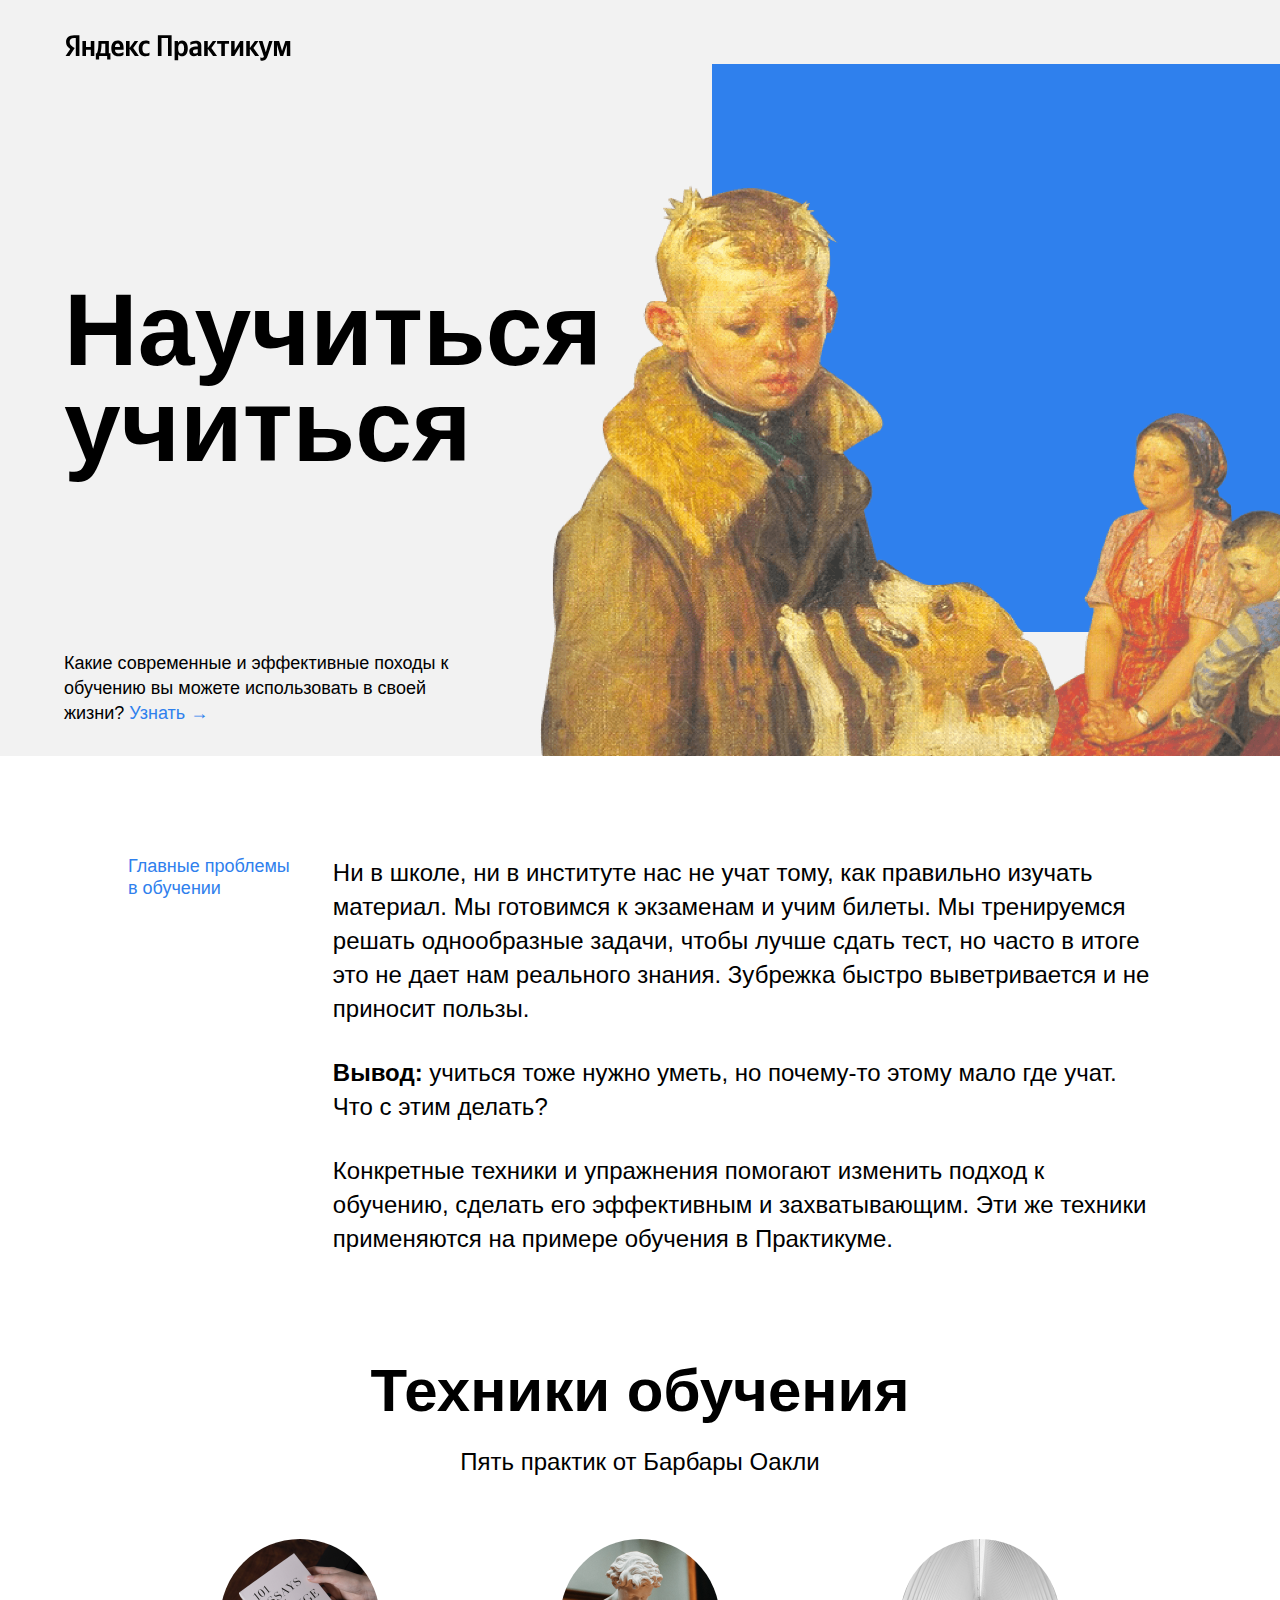
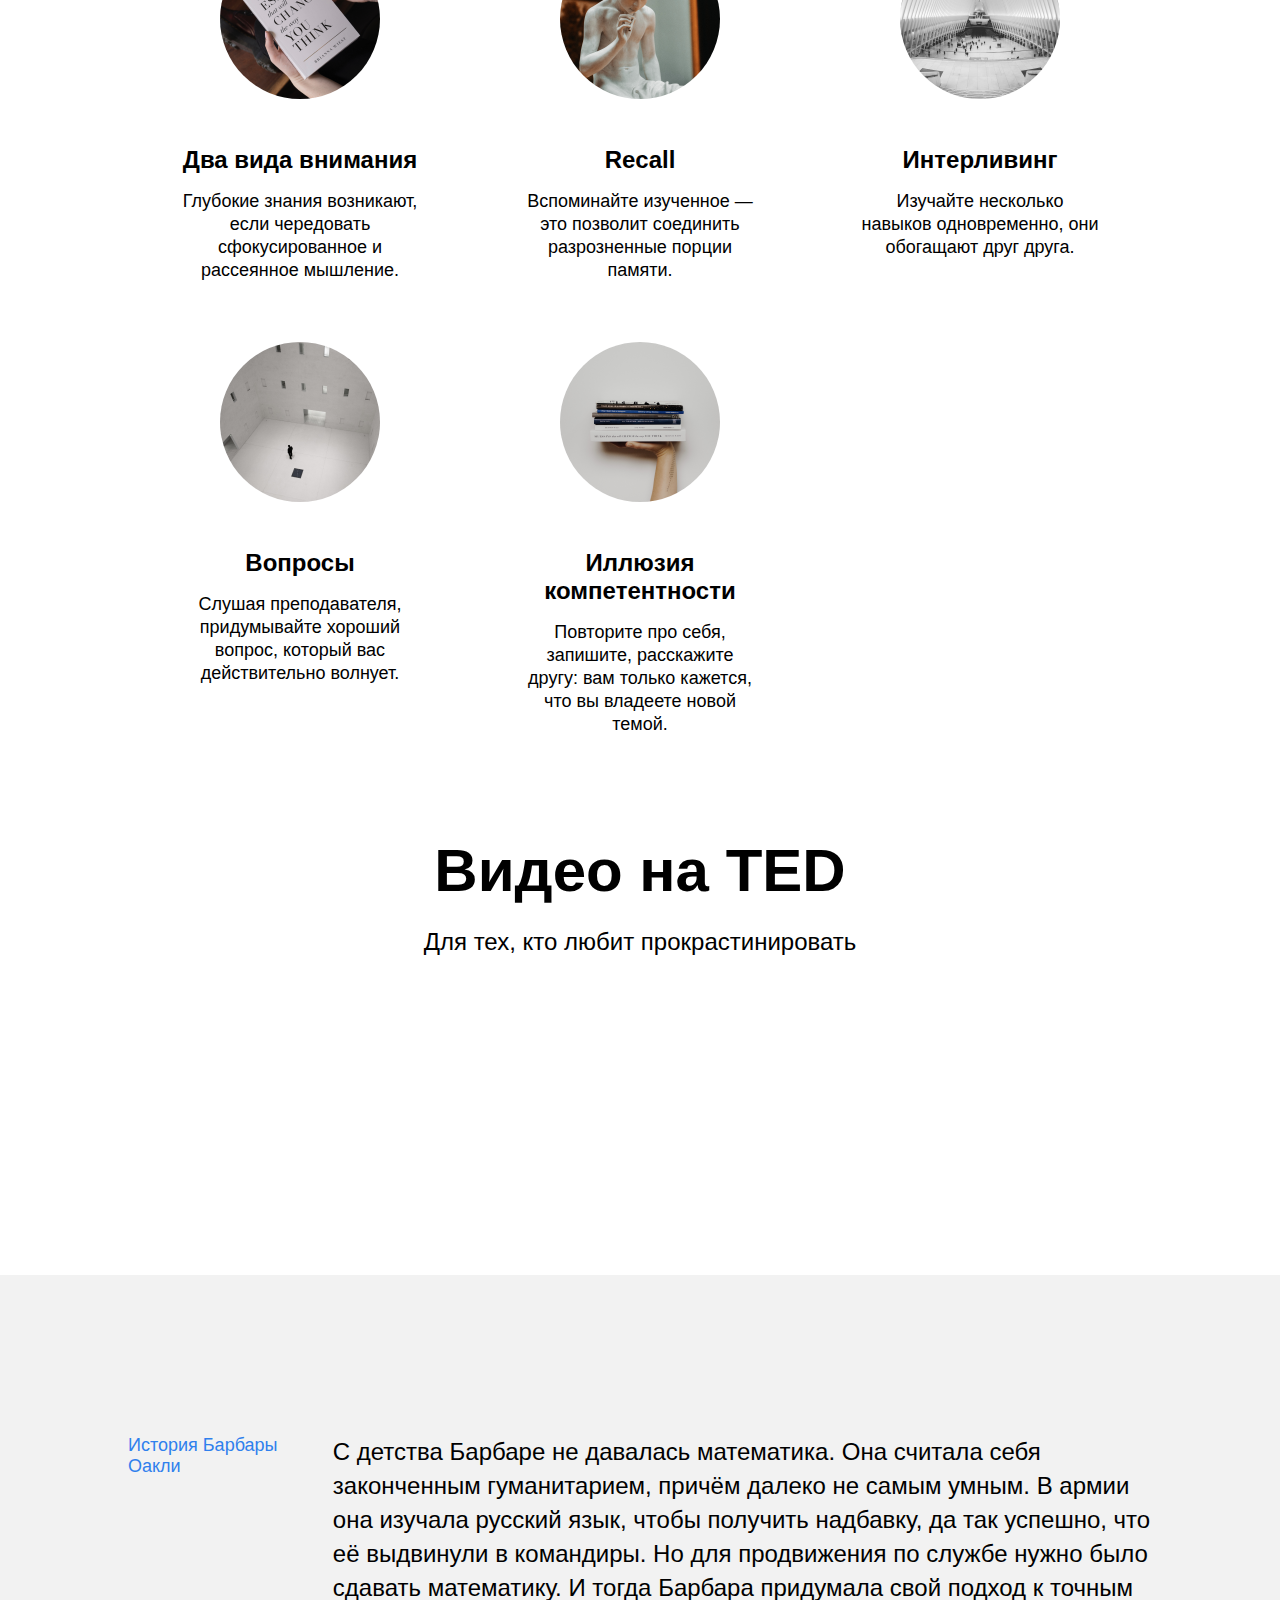
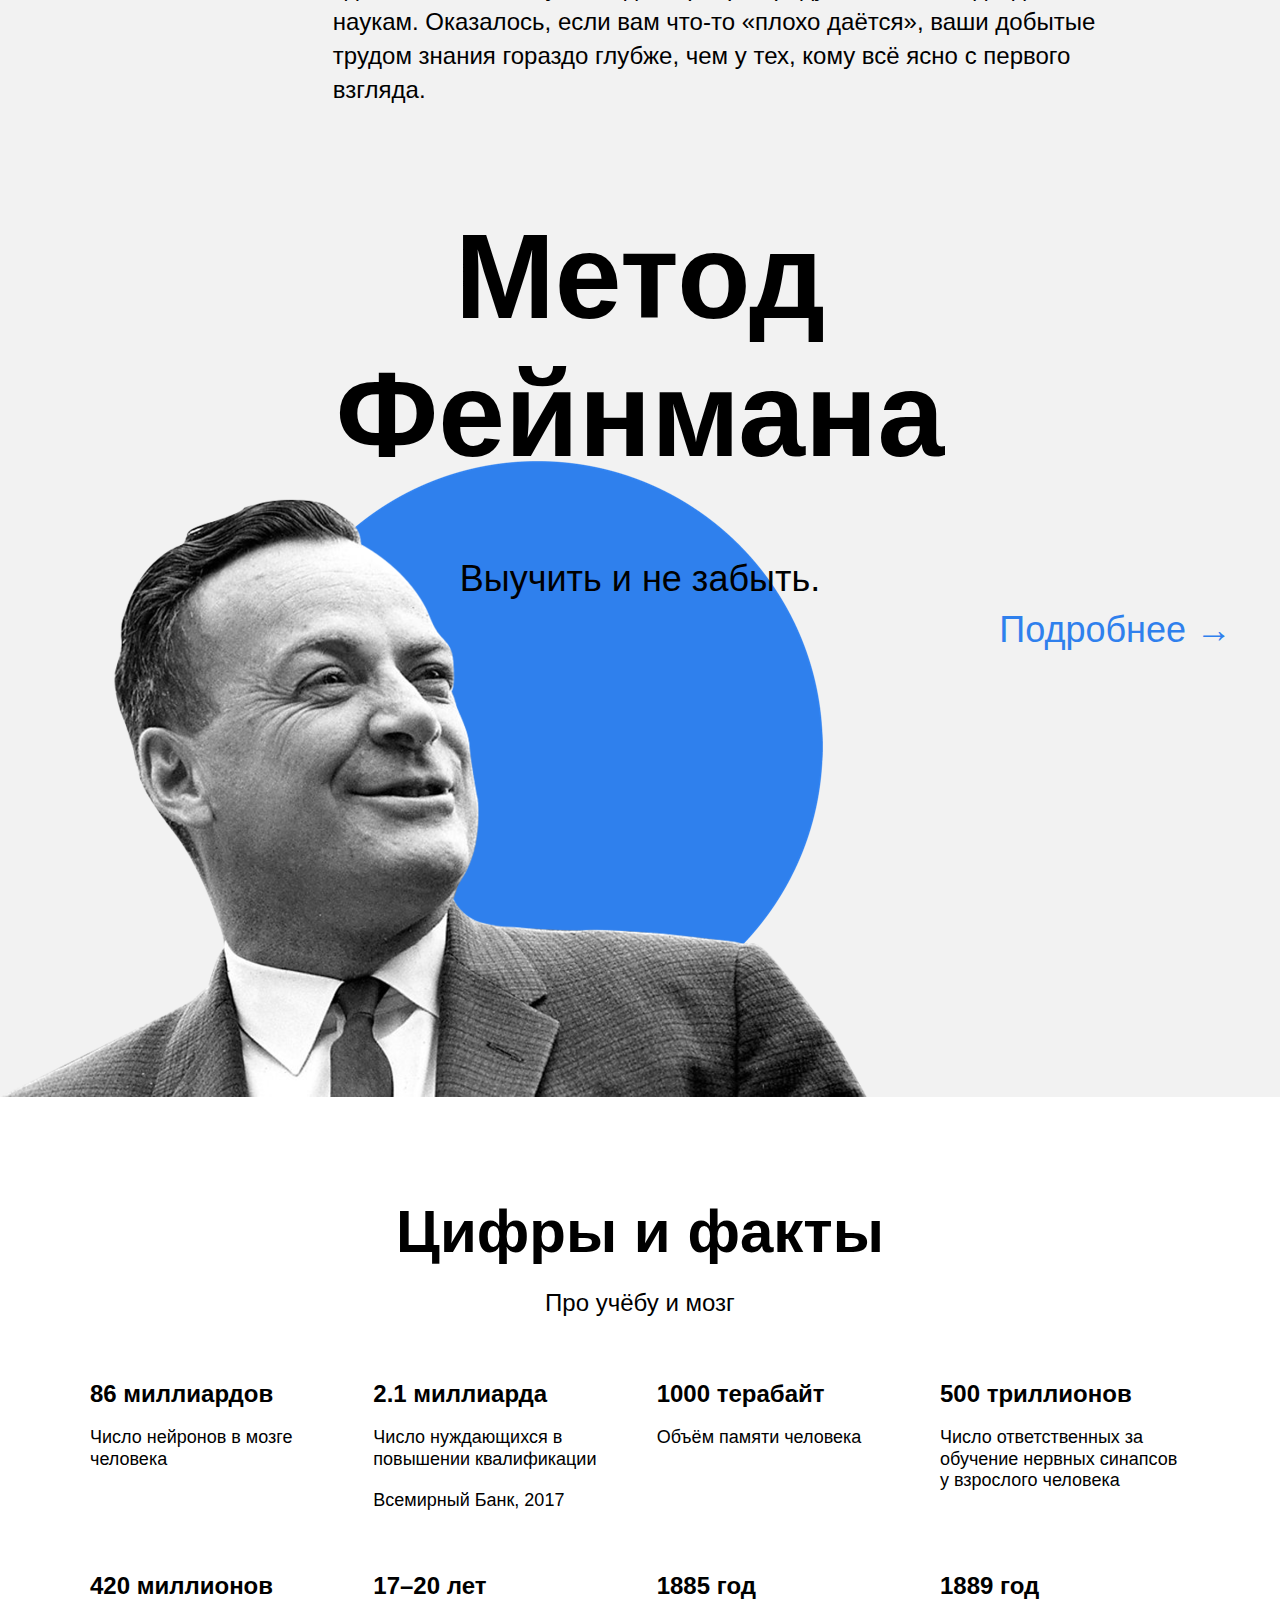
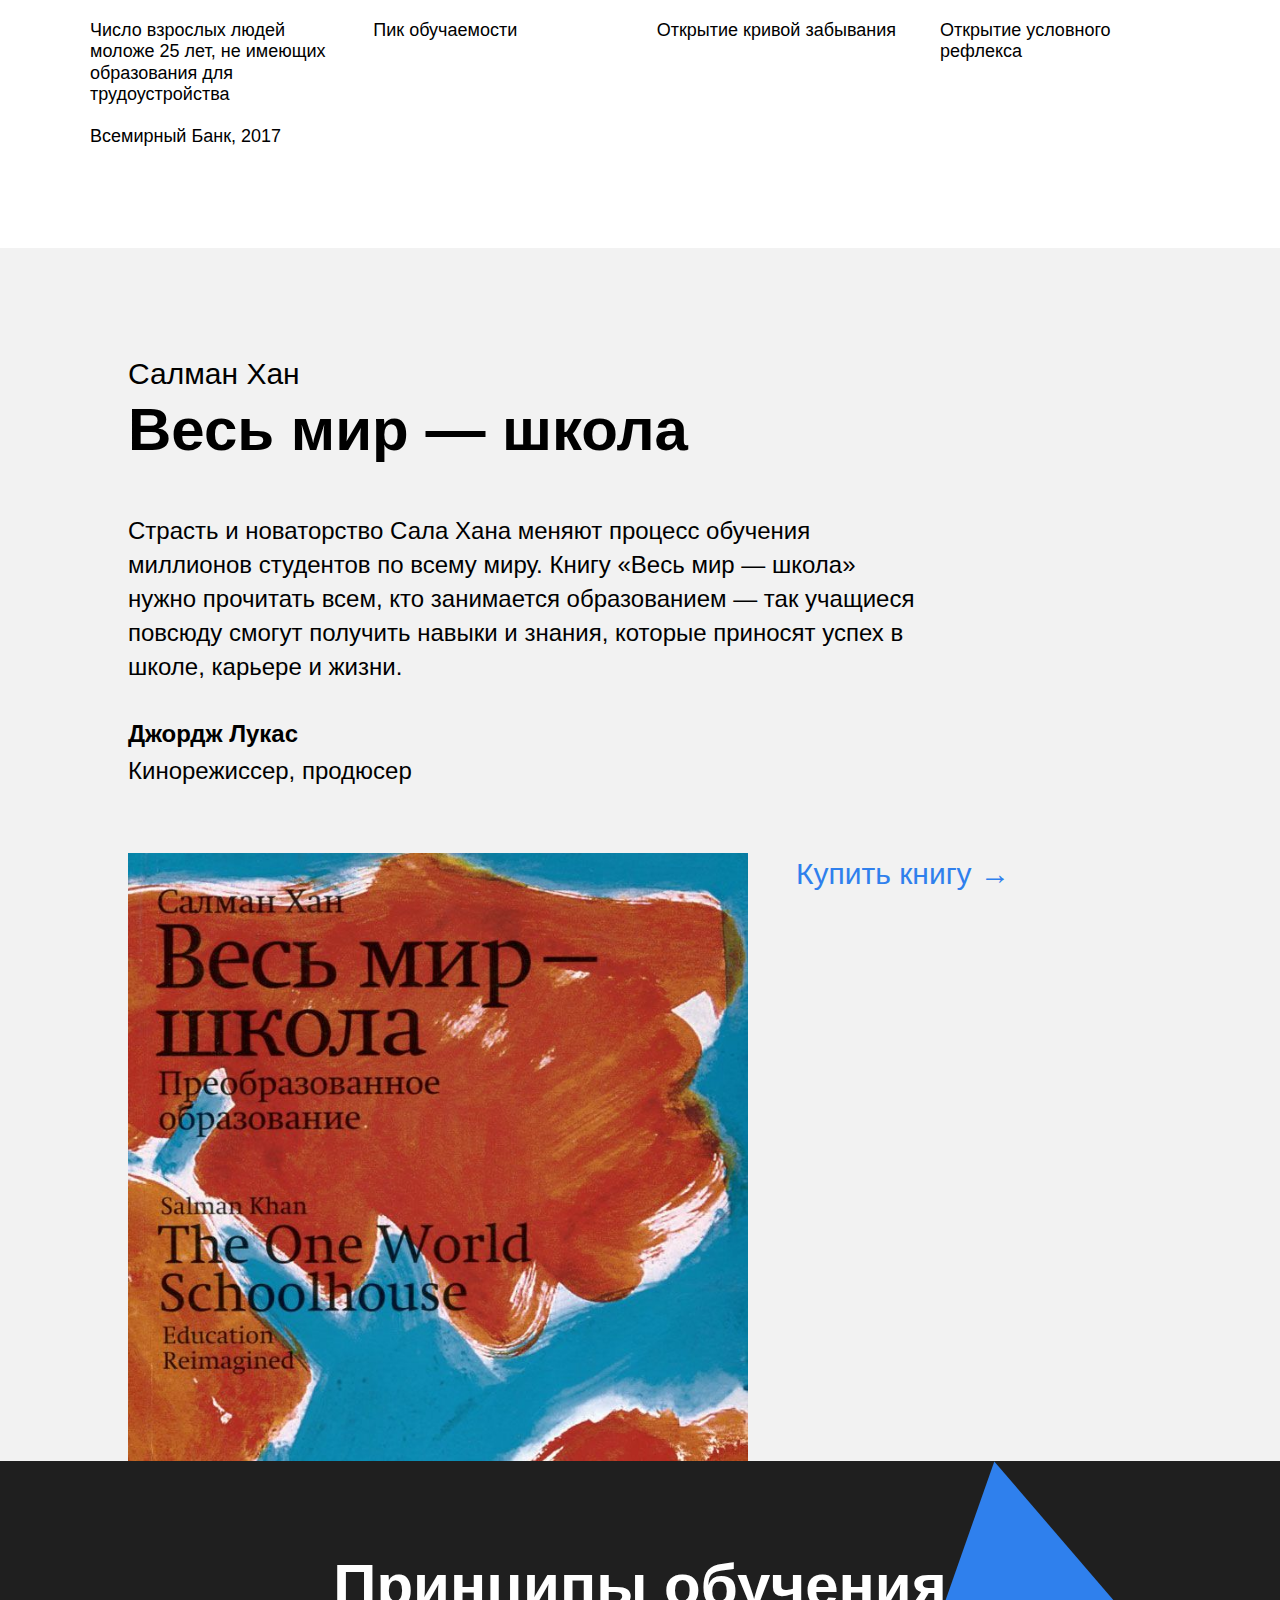
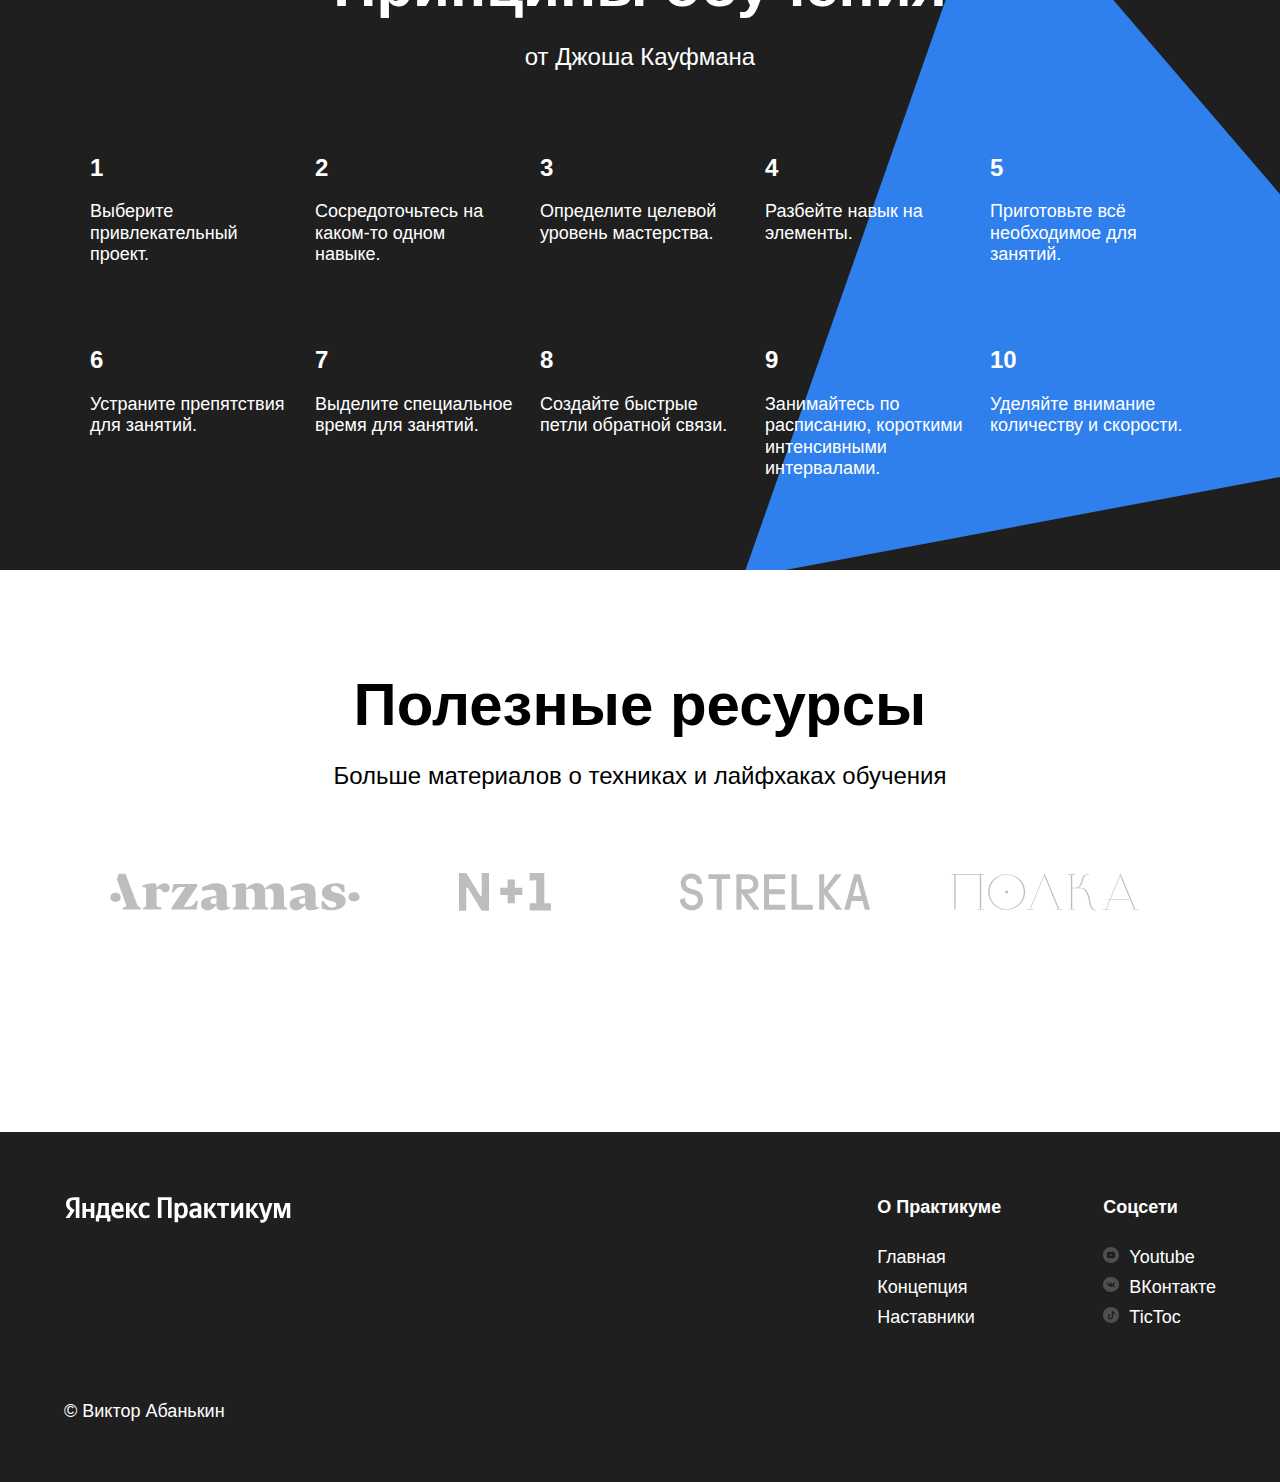
<file: index.html>
<!DOCTYPE html>
<html lang="ru">

<head>
  <meta charset="UTF-8">
  <meta name="viewport" content="width=device-width, initial-scale=1.0">
  <link rel="stylesheet" href="./pages/index.css">
  <title>Научиться учиться</title>
</head>

<body>
  <div class="page">
    <header class="header">
      <img class="logo logo_place_header" src="./images/logo_place_header.svg" alt="Яндекс Практикум">
      <h1 class="header__title">Научиться учиться</h1>
      <p class="header__subtitle">Какие современные и эффективные походы к обучению вы можете использовать в своей
        жизни?&nbsp;<a class="header__link" href="#" target="_blank">Узнать &rarr;</a></p>
      <img class="header__main-illustration" src="./images/header-image.png" alt="Печальный мальчик">
      <div class="header__square-pic rotation"></div>
    </header>
    <main class="content">
      <section class="description">
        <div class="two-columns">
          <h2 class="two-columns__briefs">Главные проблемы в обучении</h2>
          <div class="two-columns__main-text">
            <p class="two-columns__paragraph">
              Ни в школе, ни в институте нас не учат тому, как правильно изучать материал. Мы готовимся к экзаменам и
              учим
              билеты.
              Мы тренируемся решать однообразные задачи, чтобы лучше сдать тест, но часто в итоге это не дает нам
              реального знания.
              Зубрежка быстро выветривается и не приносит пользы.</p>
            <p class="two-columns__paragraph"><span class="two-columns__span-accent">Вывод:</span> учиться тоже нужно
              уметь, но почему-то этому мало где учат. Что с этим делать?</p>
            <p class="two-columns__paragraph">Конкретные техники и упражнения помогают изменить подход к обучению,
              сделать его эффективным и захватывающим.
              Эти же техники применяются на примере обучения в Практикуме.</p>
          </div>
        </div>
      </section>
      <section class="techniques">
        <h2 class="section-title">Техники обучения</h2>
        <p class="section-subtitle">Пять практик от Барбары Оакли</p>
        <ul class="cards">
          <li class="cards__item">
            <img class="cards__image" src="./images/cards-attention.png" alt="два вида внимания">
            <h3 class="cards__title">Два вида внимания</h3>
            <p class="cards__description">Глубокие знания возникают, если чередовать сфокусированное и рассеянное
              мышление.</p>
          </li>
          <li class="cards__item">
            <img class="cards__image" src="./images/cards-recall.png" alt="Вспоминайте изученное">
            <h3 class="cards__title">Recall</h3>
            <p class="cards__description">Вспоминайте изученное — это позволит соединить разрозненные порции памяти.</p>
          </li>
          <li class="cards__item">
            <img class="cards__image" src="./images/cards-interliving.png" alt="Интерливинг">
            <h3 class="cards__title">Интерливинг</h3>
            <p class="cards__description">Изучайте несколько навыков одновременно, они обогащают друг друга.</p>
          </li>
          <li class="cards__item">
            <img class="cards__image" src="./images/cards-question.png" alt="Вопросы">
            <h3 class="cards__title">Вопросы</h3>
            <p class="cards__description">Слушая преподавателя, придумывайте хороший вопрос, который вас действительно
              волнует.</p>
          </li>
          <li class="cards__item">
            <img class="cards__image" src="./images/cards-competence.png" alt="Иллюзия компетентности">
            <h3 class="cards__title">Иллюзия компетентности</h3>
            <p class="cards__description">Повторите про себя, запишите, расскажите другу: вам только кажется, что вы
              владеете новой темой.</p>
          </li>
        </ul>
      </section>
      <section class="video">
        <h2 class="section-title">Видео нa TED</h2>
        <p class="section-subtitle">Для тех, кто любит прокрастинировать</p>
        <div class="video__iframes">
          <iframe class="video__iframe" src="https://www.youtube.com/embed/arj7oStGLkU" title="TED Тим Урбан"
            allow="accelerometer; autoplay; clipboard-write; encrypted-media; gyroscope; picture-in-picture"
            allowfullscreen></iframe>
          <iframe class="video__iframe" src="https://www.youtube.com/embed/5MgBikgcWnY" title="TED Джош Кауфман"
            allow="accelerometer; autoplay; clipboard-write; encrypted-media; gyroscope; picture-in-picture"
            allowfullscreen></iframe>
        </div>
      </section>
      <section class="oakley">
        <div class="two-columns">
          <h2 class="two-columns__briefs">История Барбары Оакли</h2>
          <div class="two-columns__main-text">
            <p class="two-columns__paragraph">
              С детства Барбаре не давалась математика. Она считала себя законченным гуманитарием, причём далеко не
              самым умным.
              В армии она изучала русский язык, чтобы получить надбавку, да так успешно, что её выдвинули в командиры.
              Но для продвижения по службе нужно было сдавать математику. И тогда Барбара придумала свой подход к точным
              наукам.
              Оказалось, если вам что-то «плохо даётся», ваши добытые трудом знания гораздо глубже, чем у тех, кому всё
              ясно с первого взгляда.
            </p>
          </div>
        </div>
      </section>
      <section class="feynman">
        <h2 class="feynman__title">Метод Фейнмана</h2>
        <h3 class="feynman__subtitle">Выучить и не забыть.</h3>
        <a class="feynman__link" href="#" target="_blank">Подробнее &rarr;</a>
      </section>
      <section class="digits">
        <h2 class="section-title">Цифры и факты</h2>
        <p class="section-subtitle">Про учёбу и мозг</p>
        <ul class="table">
          <li class="table__cell">
            <h3 class="table__heading">86 миллиардов</h3>
            <p class="table__text">Число нейронов в мозге человека</p>
          </li>
          <li class="table__cell">
            <h3 class="table__heading">2.1 миллиарда</h3>
            <p class="table__text">Число нуждающихся в повышении квалификации</p>
            <p class="table__text">Всемирный Банк, 2017</p>
          </li>
          <li class="table__cell">
            <h3 class="table__heading">1000 терабайт</h3>
            <p class="table__text">Объём памяти человека</p>
          </li>
          <li class="table__cell">
            <h3 class="table__heading">500 триллионов</h3>
            <p class="table__text">Число ответственных за обучение нервных синапсов у взрослого человека</p>
          </li>
          <li class="table__cell">
            <h3 class="table__heading">420 миллионов</h3>
            <p class="table__text">Число взрослых людей моложе 25 лет, не имеющих образования для трудоустройства</p>
            <p class="table__text">Всемирный Банк, 2017</p>
          </li>
          <li class="table__cell">
            <h3 class="table__heading">17–20 лет</h3>
            <p class="table__text">Пик обучаемости</p>
          </li>
          <li class="table__cell">
            <h3 class="table__heading">1885 год</h3>
            <p class="table__text">Открытие кривой забывания</p>
          </li>
          <li class="table__cell">
            <h3 class="table__heading">1889 год</h3>
            <p class="table__text">Открытие условного рефлекса</p>
          </li>
        </ul>
      </section>
      <section class="khan">
        <div class="khan__container">
          <p class="khan__author">Салман Хан</p>
          <h2 class="khan__title">Весь мир — школа</h2>
          <p class="khan__quote">Страсть и новаторство Сала Хана меняют процесс обучения миллионов студентов по
            всему миру.
            Книгу «Весь мир — школа» нужно прочитать всем, кто занимается образованием — так учащиеся повсюду смогут
            получить навыки и знания,
            которые приносят успех в школе, карьере и жизни.</p>
          <p class="khan__quote-author">Джордж Лукас</p>
          <p class="khan__quote-author-subline">Кинорежиссер, продюсер</p>
          <div class="khan__book-container">
            <img class="khan__book-pic" src="./images/khan-book.jpg" alt="Книга-Салман Хан: Весь мир школа">
            <a class="khan__buy-link" href="#" target="_blank">Купить книгу &rarr;</a>
          </div>
        </div>
      </section>
      <section class="kaufman">
        <h2 class="section-title section-title_theme_dark">Принципы обучения</h2>
        <p class="section-subtitle section-subtitle_theme_dark">от Джоша Кауфмана</p>
        <div class="table table_theme_dark">
          <div class="table__cell table__cell_theme_dark">
            <h3 class="table__heading table__heading_theme_dark">1</h3>
            <p class="table__text table__text_theme_dark">Выберите привлекательный проект.</p>
          </div>
          <div class="table__cell table__cell_theme_dark">
            <h3 class="table__heading table__heading_theme_dark">2</h3>
            <p class="table__text table__text_theme_dark">Сосредоточьтесь на каком-то одном навыке.</p>
          </div>
          <div class="table__cell table__cell_theme_dark">
            <h3 class="table__heading table__heading_theme_dark">3</h3>
            <p class="table__text table__text_theme_dark">Определите целевой уровень мастерства.</p>
          </div>
          <div class="table__cell table__cell_theme_dark">
            <h3 class="table__heading table__heading_theme_dark">4</h3>
            <p class="table__text table__text_theme_dark">Разбейте навык на элементы.</p>
          </div>
          <div class="table__cell table__cell_theme_dark">
            <h3 class="table__heading table__heading_theme_dark">5</h3>
            <p class="table__text table__text_theme_dark">Приготовьте всё необходимое для занятий.</p>
          </div>
          <div class="table__cell table__cell_theme_dark">
            <h3 class="table__heading table__heading_theme_dark">6</h3>
            <p class="table__text table__text_theme_dark">Устраните препятствия для занятий.</p>
          </div>
          <div class="table__cell table__cell_theme_dark">
            <h3 class="table__heading table__heading_theme_dark">7</h3>
            <p class="table__text table__text_theme_dark">Выделите специальное время для занятий.</p>
          </div>
          <div class="table__cell table__cell_theme_dark">
            <h3 class="table__heading table__heading_theme_dark">8</h3>
            <p class="table__text table__text_theme_dark">Создайте быстрые петли обратной связи.</p>
          </div>
          <div class="table__cell table__cell_theme_dark">
            <h3 class="table__heading table__heading_theme_dark">9</h3>
            <p class="table__text table__text_theme_dark">Занимайтесь по расписанию, короткими интенсивными интервалами.
            </p>
          </div>
          <div class="table__cell table__cell_theme_dark">
            <h3 class="table__heading table__heading_theme_dark">10</h3>
            <p class="table__text table__text_theme_dark">Уделяйте внимание количеству и скорости.</p>
          </div>
        </div>
        <div class="kaufman__triangle rotation"></div>
      </section>
      <section class="resources">
        <h2 class="section-title">Полезные ресурсы</h2>
        <p class="section-subtitle">Больше материалов о техниках и лайфхаках обучения</p>
        <ul class="resources__logo-zone">
          <li class="resources__list"><a class="resources__link" href="#" target="_blank">
            <img class="resources__logo" src="./images/logo/resources-arzamas.svg" alt="Арзамас">
          </a></li>
          <li class="resources__list"><a class="resources__link" href="#" target="_blank">
            <img class="resources__logo" src="./images/logo/resources-n1.svg" alt="н+1">
          </a></li>
          <li class="resources__list"><a class="resources__link" href="#" target="_blank">
            <img class="resources__logo" src="./images/logo/resources-strelka.svg" alt="Стрелка">
          </a></li>
          <li class="resources__list"><a class="resources__link" href="#" target="_blank">
            <img class="resources__logo" src="./images/logo/resources-polka.svg" alt="Полка">
          </a></li>
        </ul>
      </section>
    </main>
    <footer class="footer">
      <div class="footer__columns">
        <div class="footer__column footer__column_content_copyright">
          <div class="logo logo_place_footer">
          </div>
          <p class="footer__author">&copy; Виктор Абанькин</p>
        </div>
        <nav class="footer__column footer__column_content_info">
          <h3 class="footer__column-heading">О Практикуме</h3>
          <ul class="footer__column-links">
            <li class="footer__column-list"><a class="footer__column-link" href="#" target="_blank">Главная</a></li>
            <li class="footer__column-list"><a class="footer__column-link" href="#" target="_blank">Концепция</a></li>
            <li class="footer__column-list"><a class="footer__column-link" href="#" target="_blank">Наставники</a></li>
          </ul>
        </nav>
        <nav class="footer__column footer__column_content_social">
          <h3 class="footer__column-heading">Соцсети</h3>
          <ul class="footer__column-links">
            <li class="footer__column-list"><a class="footer__column-link" href="#" target="_blank">
                <img class="footer__social-icon" src="./images/youtube-icon.svg" alt="Ютуб">Youtube</a>
            </li>
            <li class="footer__column-list"><a class="footer__column-link" href="#" target="_blank">
                <img class="footer__social-icon" src="./images/vk_color_white.svg" alt="ВК">ВКонтакте</a>
            </li>
            <li class="footer__column-list">
              <a class="footer__column-link" href="#" target="_blank">
                <img class="footer__social-icon" src="./images/tiktok-icon.svg" alt="ТикТок">TicToc</a>
            </li>
          </ul>
        </nav>
      </div>
    </footer>
  </div>
</body>

</html>
</file>
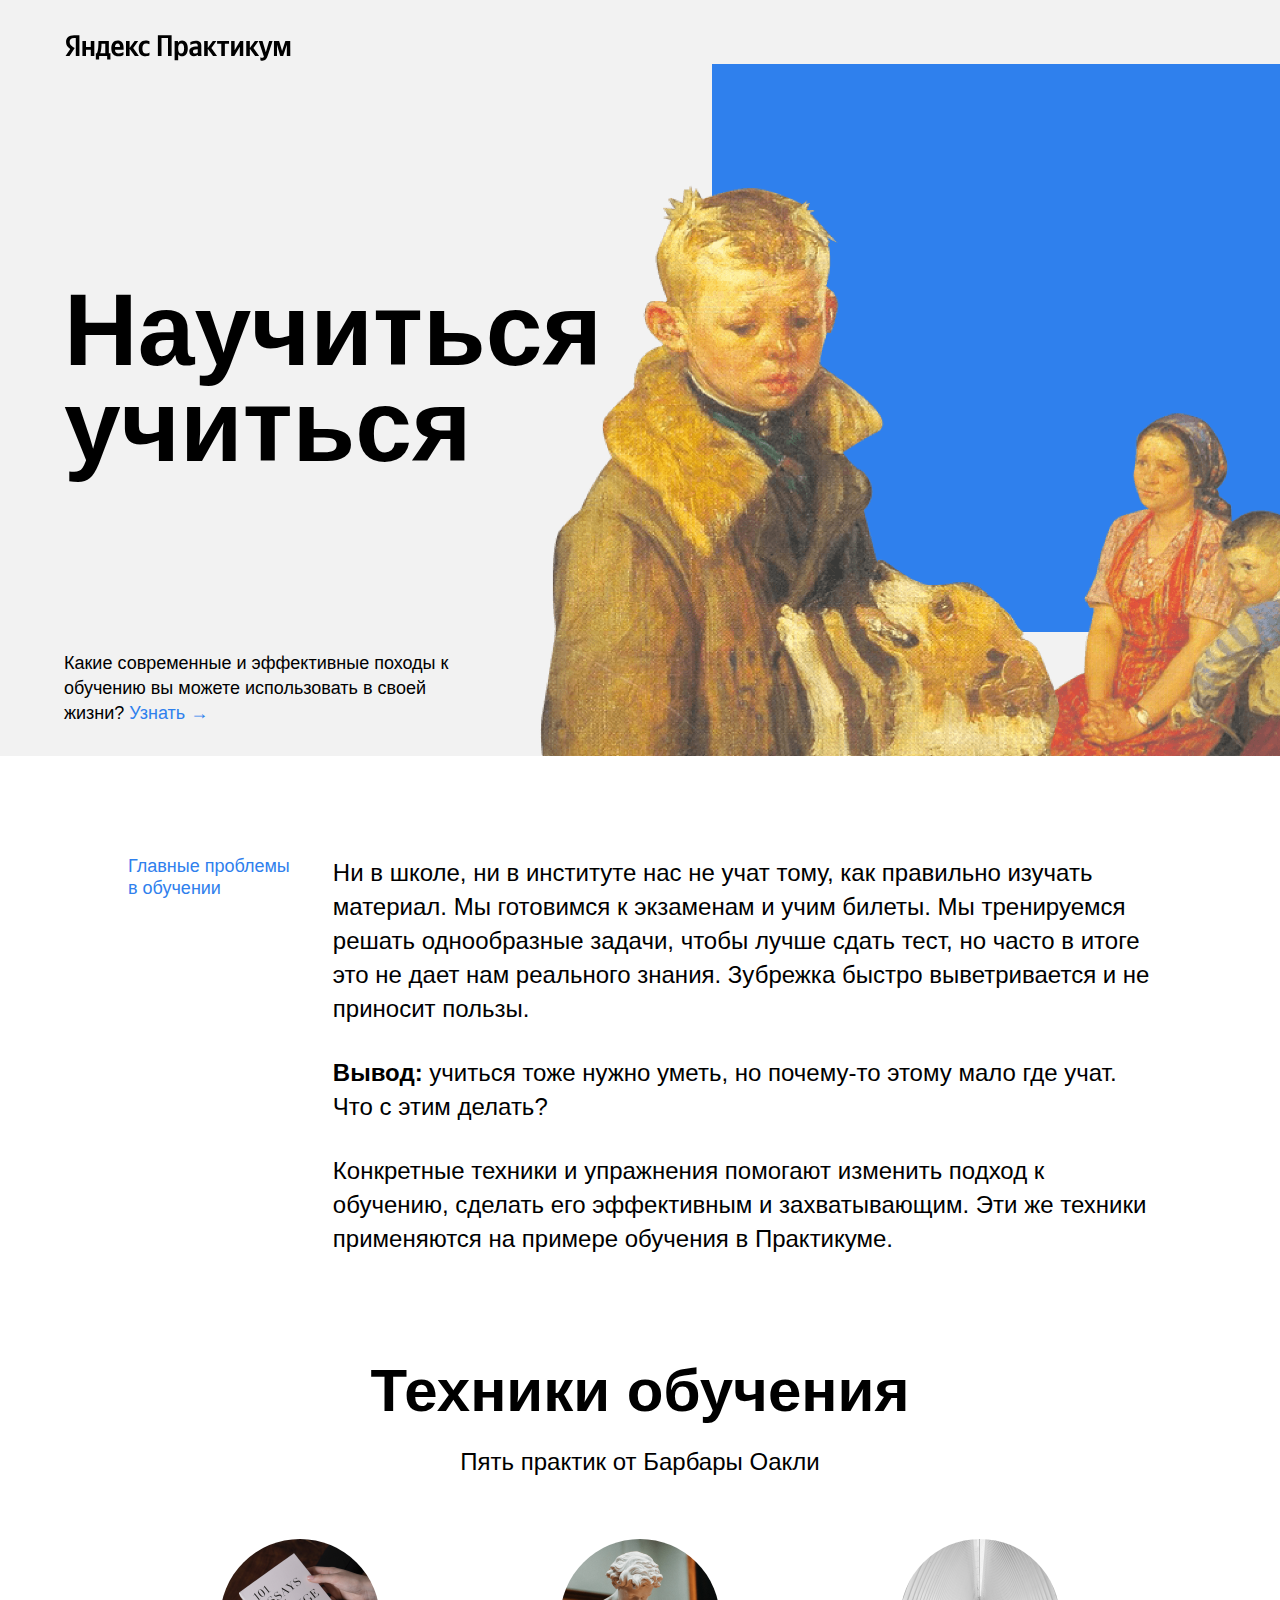
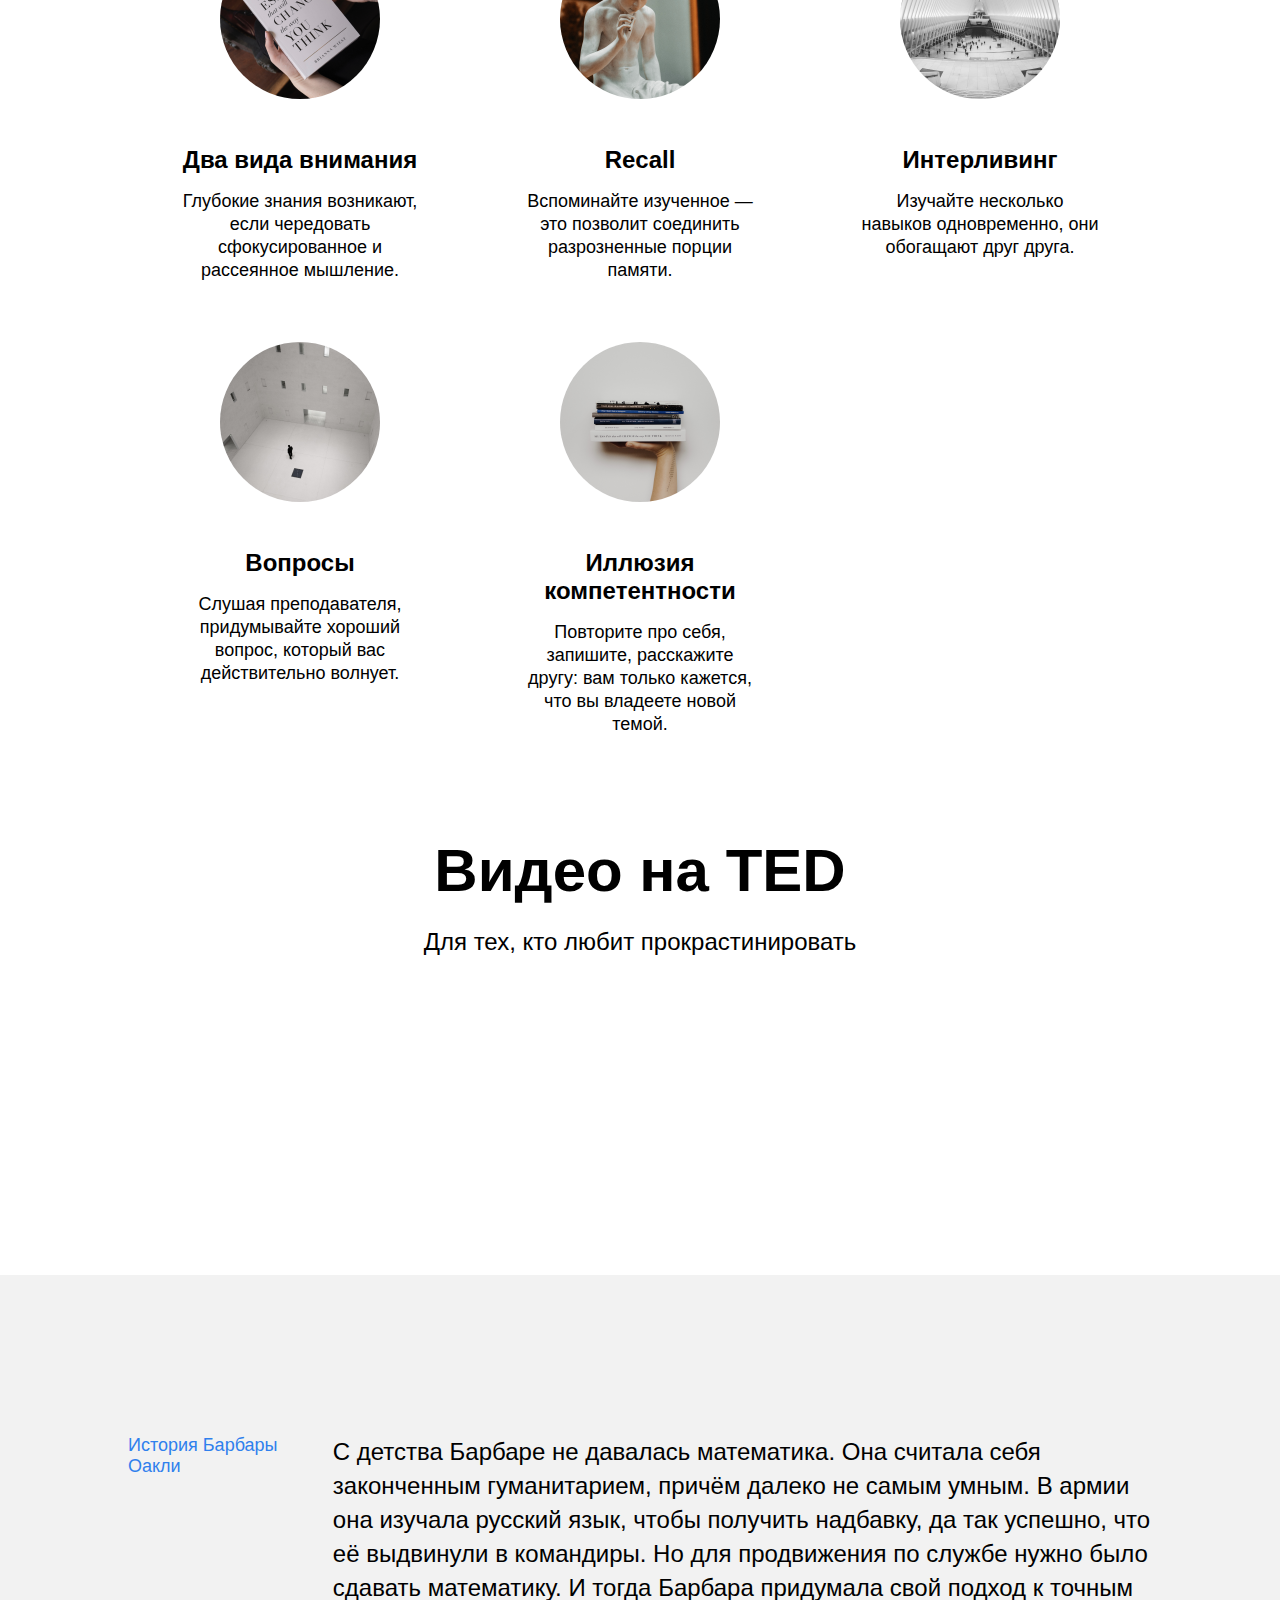
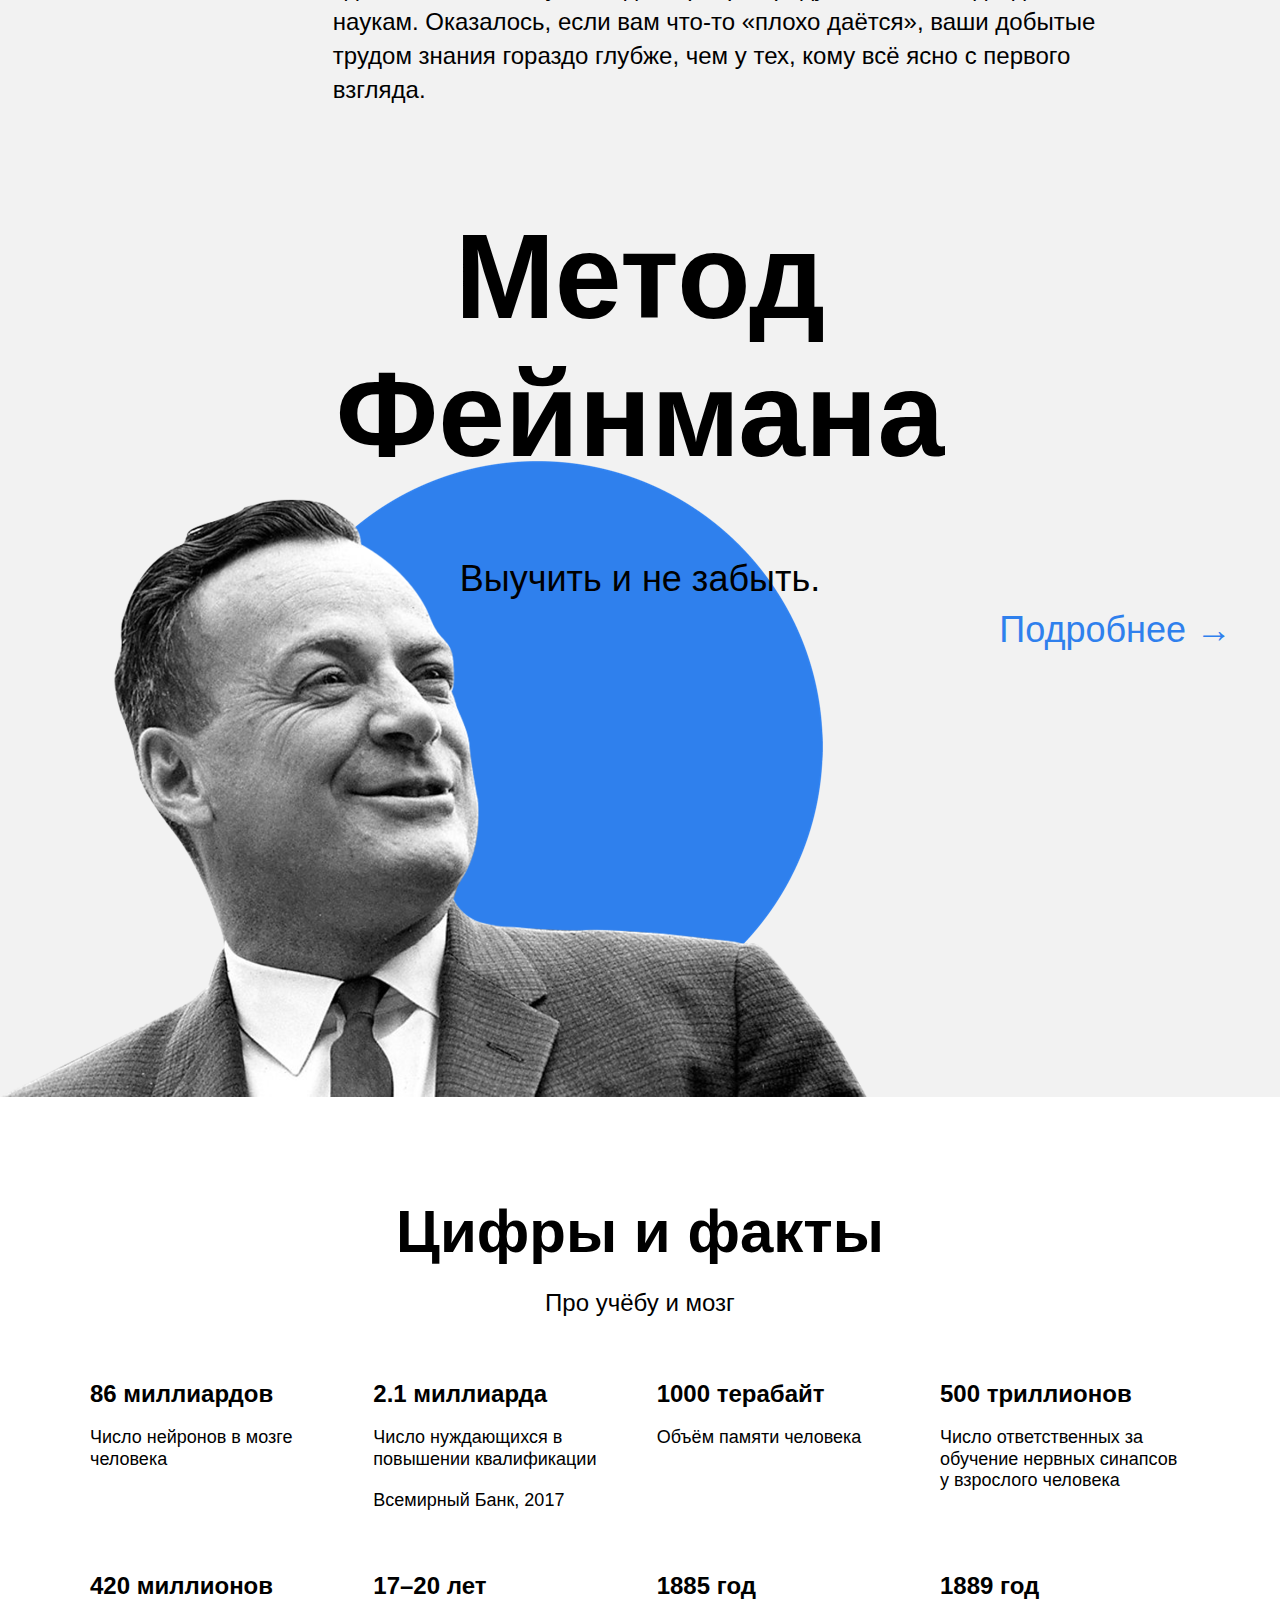
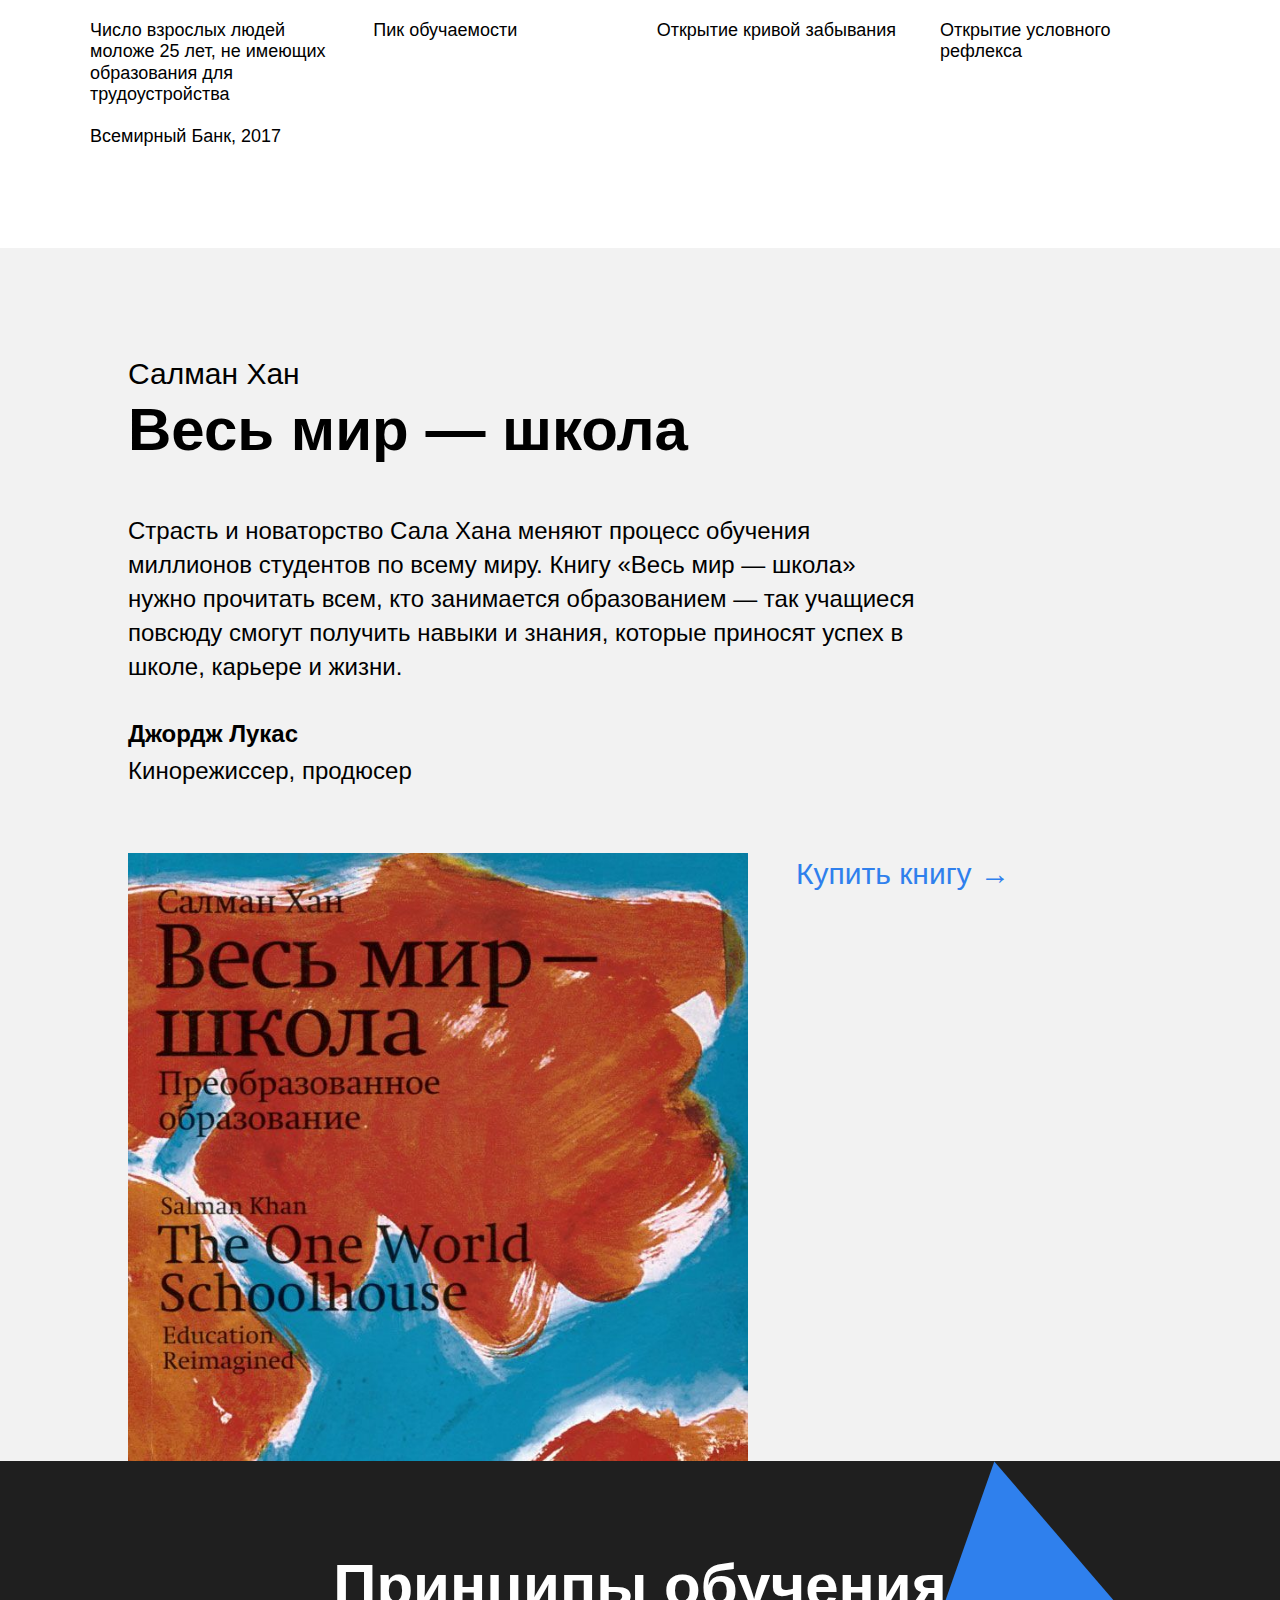
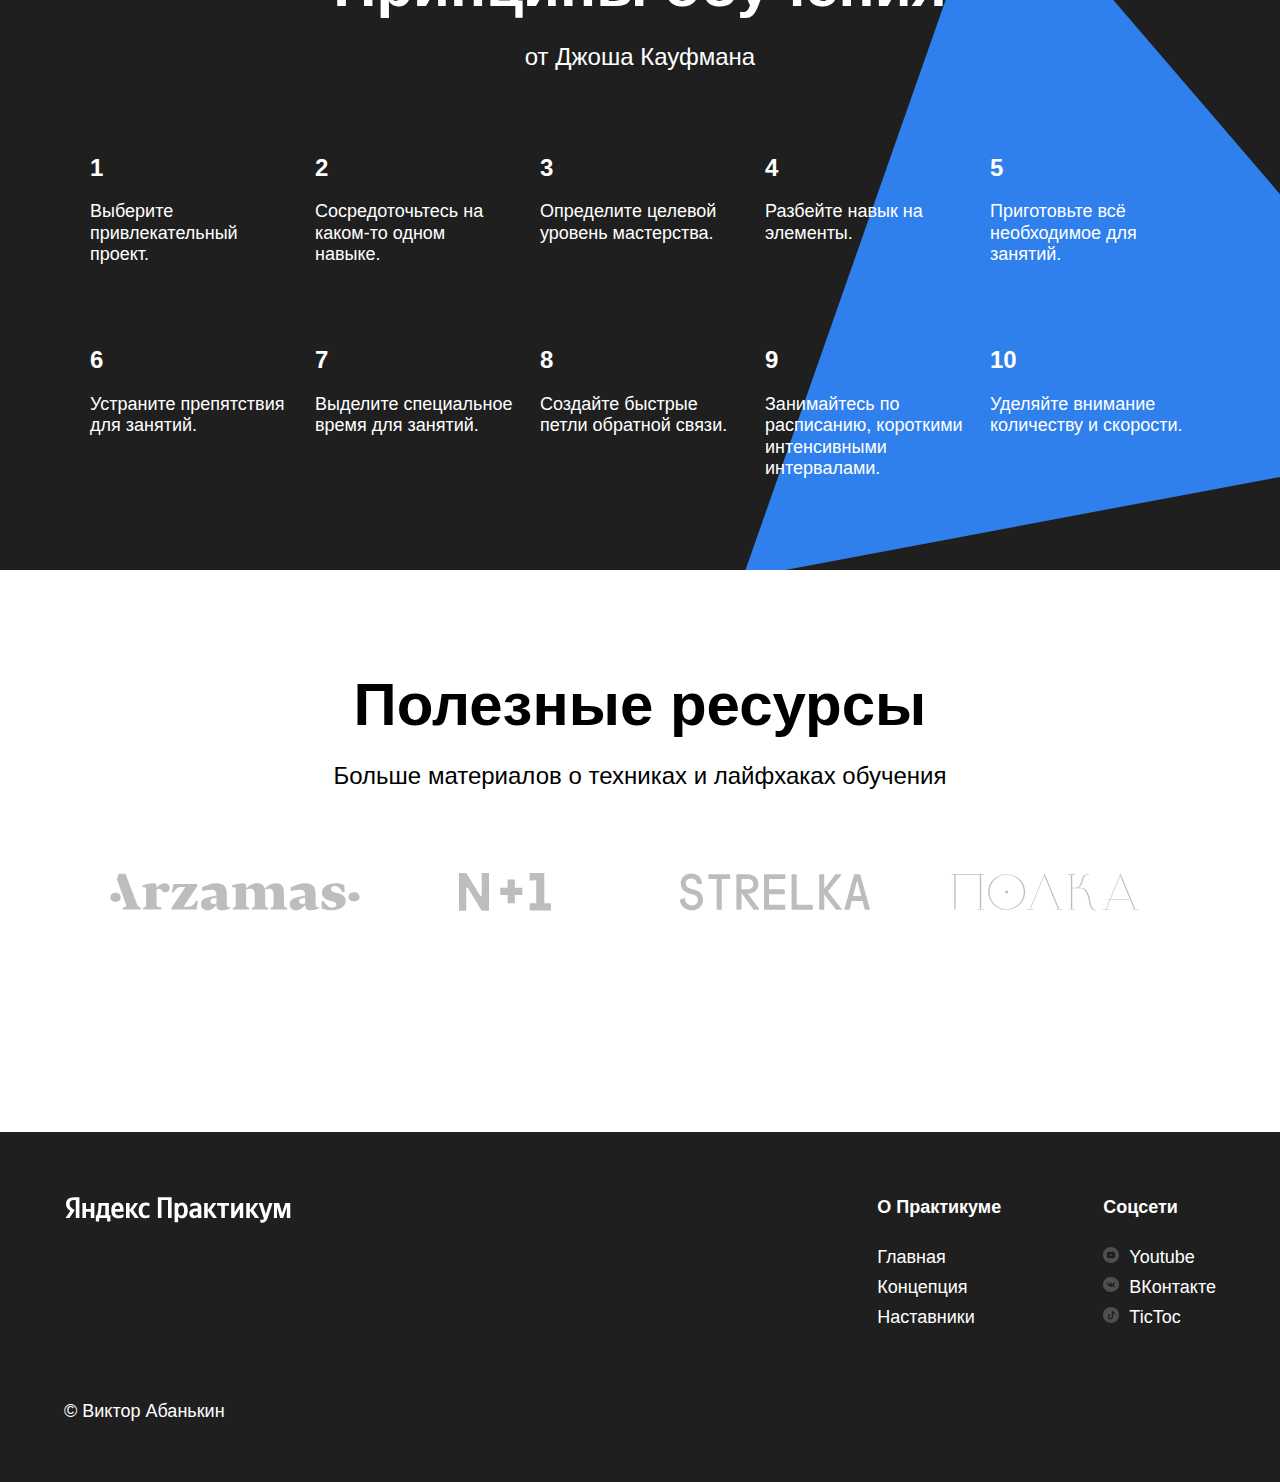
<file: pages/index.html>
<!DOCTYPE html>
<html lang="ru">

<head>
  <meta charset="UTF-8">
  <meta name="viewport" content="width=device-width, initial-scale=1.0">
  <link rel="stylesheet" href="../pages/index.css">
  <title>Научиться учиться</title>
</head>

<body>
  <div class="page">
    <header class="header">
      <img class="logo logo_place_header" src="../images/logo_place_header.svg" alt="Яндекс Практикум">
      <h1 class="header__title">Научиться учиться</h1>
      <p class="header__subtitle">Какие современные и эффективные походы к обучению вы можете использовать в своей
        жизни?&nbsp;<a class="header__link" href="#" target="_blank">Узнать &rarr;</a></p>
      <img class="header__main-illustration" src="../images/header-image.png" alt="Печальный мальчик">
      <div class="header__square-pic rotation"></div>
    </header>
    <main class="content">
      <section class="description">
        <div class="two-columns">
          <h3 class="two-columns__briefs">Главные проблемы в обучении</h3>
          <div class="two-columns__main-text">
            <p class="two-columns__paragraph">
              Ни в школе, ни в институте нас не учат тому, как правильно изучать материал. Мы готовимся к экзаменам и
              учим
              билеты.
              Мы тренируемся решать однообразные задачи, чтобы лучше сдать тест, но часто в итоге это не дает нам
              реального знания.
              Зубрежка быстро выветривается и не приносит пользы.</p>
            <p class="two-columns__paragraph"><span class="two-columns__span-accent">Вывод:</span> учиться тоже нужно
              уметь, но почему-то этому мало где учат. Что с этим делать?</p>
            <p class="two-columns__paragraph">Конкретные техники и упражнения помогают изменить подход к обучению,
              сделать его эффективным и захватывающим.
              Эти же техники применяются на примере обучения в Практикуме.</p>
          </div>
        </div>
      </section>
      <section class="techniques">
        <h2 class="section-title">Техники обучения</h2>
        <p class="section-subtitle">Пять практик от Барбары Оакли</p>
        <ul class="cards">
          <li class="cards__item">
            <img class="cards__image" src="../images/cards-attention.png" alt="два вида внимания">
            <h3 class="cards__title">Два вида внимания</h3>
            <p class="cards__description">Глубокие знания возникают, если чередовать сфокусированное и рассеянное
              мышление.</p>
          </li>
          <li class="cards__item">
            <img class="cards__image" src="../images/cards-recall.png" alt="Вспоминайте изученное">
            <h3 class="cards__title">Recall</h3>
            <p class="cards__description">Вспоминайте изученное — это позволит соединить разрозненные порции памяти.</p>
          </li>
          <li class="cards__item">
            <img class="cards__image" src="../images/cards-interliving.png" alt="Интерливинг">
            <h3 class="cards__title">Интерливинг</h3>
            <p class="cards__description">Изучайте несколько навыков одновременно, они обогащают друг друга.</p>
          </li>
          <li class="cards__item">
            <img class="cards__image" src="../images/cards-question.png" alt="Вопросы">
            <h3 class="cards__title">Вопросы</h3>
            <p class="cards__description">Слушая преподавателя, придумывайте хороший вопрос, который вас действительно
              волнует.</p>
          </li>
          <li class="cards__item">
            <img class="cards__image" src="../images/cards-competence.png" alt="Иллюзия компетентности">
            <h3 class="cards__title">Иллюзия компетентности</h3>
            <p class="cards__description">Повторите про себя, запишите, расскажите другу: вам только кажется, что вы
              владеете новой темой.</p>
          </li>
        </ul>
      </section>
      <section class="video">
        <h2 class="section-title">Видео нa TED</h2>
        <p class="section-subtitle">Для тех, кто любит прокрастинировать</p>
        <div class="video__iframes">
          <iframe class="video__iframe" src="https://www.youtube.com/embed/arj7oStGLkU" title="TED Тим Урбан"
            allow="accelerometer; autoplay; clipboard-write; encrypted-media; gyroscope; picture-in-picture"
            allowfullscreen></iframe>
          <iframe class="video__iframe" src="https://www.youtube.com/embed/5MgBikgcWnY" title="TED Джош Кауфман"
            allow="accelerometer; autoplay; clipboard-write; encrypted-media; gyroscope; picture-in-picture"
            allowfullscreen></iframe>
        </div>
      </section>
      <section class="oakley">
        <div class="two-columns">
          <h3 class="two-columns__briefs">История Барбары Оакли</h3>
          <div class="two-columns__main-text">
            <p class="two-columns__paragraph">
              С детства Барбаре не давалась математика. Она считала себя законченным гуманитарием, причём далеко не
              самым умным.
              В армии она изучала русский язык, чтобы получить надбавку, да так успешно, что её выдвинули в командиры.
              Но для продвижения по службе нужно было сдавать математику. И тогда Барбара придумала свой подход к точным
              наукам.
              Оказалось, если вам что-то «плохо даётся», ваши добытые трудом знания гораздо глубже, чем у тех, кому всё
              ясно с первого взгляда.
            </p>
          </div>
        </div>
      </section>
      <section class="feynman">
        <h2 class="feynman__title">Метод Фейнмана</h2>
        <h3 class="feynman__subtitle">Выучить и не забыть.</h3>
        <a class="feynman__link" href="#" target="_blank">Подробнее &rarr;</a>
      </section>
      <section class="digits">
        <h2 class="section-title">Цифры и факты</h2>
        <p class="section-subtitle">Про учёбу и мозг</p>
        <ul class="table">
          <li class="table__cell">
            <h3 class="table__heading">86 миллиардов</h3>
            <p class="table__text">Число нейронов в мозге человека</p>
          </li>
          <li class="table__cell">
            <h3 class="table__heading">2.1 миллиарда</h3>
            <p class="table__text">Число нуждающихся в повышении квалификации</p>
            <p class="table__text">Всемирный Банк, 2017</p>
          </li>
          <li class="table__cell">
            <h3 class="table__heading">1000 терабайт</h3>
            <p class="table__text">Объём памяти человека</p>
          </li>
          <li class="table__cell">
            <h3 class="table__heading">500 триллионов</h3>
            <p class="table__text">Число ответственных за обучение нервных синапсов у взрослого человека</p>
          </li>
          <li class="table__cell">
            <h3 class="table__heading">420 миллионов</h3>
            <p class="table__text">Число взрослых людей моложе 25 лет, не имеющих образования для трудоустройства</p>
            <p class="table__text">Всемирный Банк, 2017</p>
          </li>
          <li class="table__cell">
            <h3 class="table__heading">17–20 лет</h3>
            <p class="table__text">Пик обучаемости</p>
          </li>
          <li class="table__cell">
            <h3 class="table__heading">1885 год</h3>
            <p class="table__text">Открытие кривой забывания</p>
          </li>
          <li class="table__cell">
            <h3 class="table__heading">1889 год</h3>
            <p class="table__text">Открытие условного рефлекса</p>
          </li>
        </ul>
      </section>
      <section class="khan">
        <div class="khan__container">
          <p class="khan__author">Салман Хан</p>
          <h2 class="khan__title">Весь мир — школа</h2>
          <p class="khan__quote">Страсть и новаторство Сала Хана меняют процесс обучения миллионов студентов по
            всему миру.
            Книгу «Весь мир — школа» нужно прочитать всем, кто занимается образованием — так учащиеся повсюду смогут
            получить навыки и знания,
            которые приносят успех в школе, карьере и жизни.</p>
          <p class="khan__quote-author">Джордж Лукас</p>
          <p class="khan__quote-author-subline">Кинорежиссер, продюсер</p>
          <div class="khan__book-container">
            <img class="khan__book-pic" src="../images/khan-book.jpg" alt="Книга-Салман Хан: Весь мир школа">
            <a class="khan__buy-link" href="#" target="_blank">Купить книгу &rarr;</a>
          </div>
        </div>
      </section>
      <section class="kaufman">
        <h2 class="section-title section-title_theme_dark">Принципы обучения</h2>
        <p class="section-subtitle section-subtitle_theme_dark">от Джоша Кауфмана</p>
        <div class="table table_theme_dark">
          <div class="table__cell table__cell_theme_dark">
            <h3 class="table__heading table__heading_theme_dark">1</h3>
            <p class="table__text table__text_theme_dark">Выберите привлекательный проект.</p>
          </div>
          <div class="table__cell table__cell_theme_dark">
            <h3 class="table__heading table__heading_theme_dark">2</h3>
            <p class="table__text table__text_theme_dark">Сосредоточьтесь на каком-то одном навыке.</p>
          </div>
          <div class="table__cell table__cell_theme_dark">
            <h3 class="table__heading table__heading_theme_dark">3</h3>
            <p class="table__text table__text_theme_dark">Определите целевой уровень мастерства.</p>
          </div>
          <div class="table__cell table__cell_theme_dark">
            <h3 class="table__heading table__heading_theme_dark">4</h3>
            <p class="table__text table__text_theme_dark">Разбейте навык на элементы.</p>
          </div>
          <div class="table__cell table__cell_theme_dark">
            <h3 class="table__heading table__heading_theme_dark">5</h3>
            <p class="table__text table__text_theme_dark">Приготовьте всё необходимое для занятий.</p>
          </div>
          <div class="table__cell table__cell_theme_dark">
            <h3 class="table__heading table__heading_theme_dark">6</h3>
            <p class="table__text table__text_theme_dark">Устраните препятствия для занятий.</p>
          </div>
          <div class="table__cell table__cell_theme_dark">
            <h3 class="table__heading table__heading_theme_dark">7</h3>
            <p class="table__text table__text_theme_dark">Выделите специальное время для занятий.</p>
          </div>
          <div class="table__cell table__cell_theme_dark">
            <h3 class="table__heading table__heading_theme_dark">8</h3>
            <p class="table__text table__text_theme_dark">Создайте быстрые петли обратной связи.</p>
          </div>
          <div class="table__cell table__cell_theme_dark">
            <h3 class="table__heading table__heading_theme_dark">9</h3>
            <p class="table__text table__text_theme_dark">Занимайтесь по расписанию, короткими интенсивными интервалами.
            </p>
          </div>
          <div class="table__cell table__cell_theme_dark">
            <h3 class="table__heading table__heading_theme_dark">10</h3>
            <p class="table__text table__text_theme_dark">Уделяйте внимание количеству и скорости.</p>
          </div>
        </div>
        <div class="kaufman__triangle rotation"></div>
      </section>
      <section class="resources">
        <h2 class="section-title">Полезные ресурсы</h2>
        <p class="section-subtitle">Больше материалов о техниках и лайфхаках обучения</p>
        <div class="resources__logo-zone">
          <a class="resources__link" href="#" target="_blank">
            <img class="resources__logo" src="../images/logo/resources-arzamas.svg" alt="Арзамас">
          </a>
          <a class="resources__link" href="#" target="_blank">
            <img class="resources__logo" src="../images/logo/resources-n1.svg" alt="н+1">
          </a>
          <a class="resources__link" href="#" target="_blank">
            <img class="resources__logo" src="../images/logo/resources-strelka.svg" alt="Стрелка">
          </a>
          <a class="resources__link" href="#" target="_blank">
            <img class="resources__logo" src="../images/logo/resources-polka.svg" alt="Полка">
          </a>
        </div>
      </section>
    </main>
    <footer class="footer">
      <div class="footer__columns">
        <div class="footer__column footer__column_content_copyright">
          <div class="logo logo_place_footer">
          </div>
          <p class="footer__author">&copy; Виктор Абанькин</p>
        </div>
        <nav class="footer__column footer__column_content_info">
          <h3 class="footer__column-heading">О Практикуме</h3>
          <ul class="footer__column-links">
            <li class="footer__column-list"><a class="footer__column-link" href="#" target="_blank">Главная</a></li>
            <li class="footer__column-list"><a class="footer__column-link" href="#" target="_blank">Концепция</a></li>
            <li class="footer__column-list"><a class="footer__column-link" href="#" target="_blank">Наставники</a></li>
          </ul>
        </nav>
        <nav class="footer__column footer__column_content_social">
          <h3 class="footer__column-heading">Соцсети</h3>
          <ul class="footer__column-links">
            <li class="footer__column-list"><a class="footer__column-link" href="#" target="_blank">
                <img class="footer__social-icon" src="../images/youtube-icon.svg" alt="Ютуб">Youtube</a>
            </li>
            <li class="footer__column-list"><a class="footer__column-link" href="#" target="_blank">
                <img class="footer__social-icon" src="../images/vk_color_white.svg" alt="ВК">ВКонтакте</a>
            </li>
            <li class="footer__column-list">
              <a class="footer__column-link" href="#" target="_blank">
                <img class="footer__social-icon" src="../images/tiktok-icon.svg" alt="ТикТок">TicToc</a>
            </li>
          </ul>
        </nav>
      </div>
    </footer>
  </div>
</body>

</html>
</file>
<file: pages/index.css>
@import url(../vendor/normalize.css);

@import url(../blocks/page/page.css);

@import url(../blocks/header/header.css);
@import url(../blocks/header/__title/header__title.css);
@import url(../blocks/header/__subtitle/header__subtitle.css);
@import url(../blocks/header/__link/header__link.css);
@import url(../blocks/header/__main-illustration/header__main-illustration.css);
@import url(../blocks/header/__square-pic/header__square-pic.css);
@import url(../blocks/logo/logo.css);
@import url(../blocks/logo/_place/logo_place_header.css);
@import url(../blocks/logo/_place/logo_place_footer.css);

@import url(../blocks/description/description.css);
@import url(../blocks/two-columns/two-columns.css);
@import url(../blocks/two-columns/__briefs/two-columns__briefs.css);
@import url(../blocks/two-columns/__main-text/two-columns__main-text.css);
@import url(../blocks/two-columns/__paragraph/two-columns__paragraph.css);
@import url(../blocks/two-columns/__span-accent/two-columns__span-accent.css);

@import url(../blocks/techniques/techniques.css);
@import url(../blocks/cards/cards.css);
@import url(../blocks/cards/__item/cards__item.css);
@import url(../blocks/cards/__image/cards__image.css);
@import url(../blocks/cards/__title/cards__title.css);
@import url(../blocks/cards/__description/cards__description.css);

@import url(../blocks/video/video.css);
@import url(../blocks/video/__iframes/video__iframes.css);
@import url(../blocks/video/__iframe/video__iframe.css);

@import url(../blocks/oakley/oakley.css);

@import url(../blocks/feynman/feynman.css);
@import url(../blocks/feynman/__title/feynman__title.css);
@import url(../blocks/feynman/__subtitle/feynman__subtitle.css);
@import url(../blocks/feynman/__link/feynman__link.css);

@import url(../blocks/section-title/section-title.css);
@import url(../blocks/section-title/_theme/section-title_theme_dark.css);
@import url(../blocks/section-subtitle/section-subtitle.css);
@import url(../blocks/section-subtitle/_theme/section-subtitle_theme_dark.css);

@import url(../blocks/digits/digits.css);
@import url(../blocks/table/table.css);
@import url(../blocks/table/_theme/table_theme_dark.css);
@import url(../blocks/table/__cell/table__cell.css);
@import url(../blocks/table/__cell/_theme/table__cell_theme_dark.css);
@import url(../blocks/table/__heading/table__heading.css);
@import url(../blocks/table/__text/table__text.css);

@import url(../blocks/khan/khan.css);
@import url(../blocks/khan/__container/khan__container.css);
@import url(../blocks/khan/__author/khan__author.css);
@import url(../blocks/khan/__title/khan__title.css);
@import url(../blocks/khan/__quote/khan__quote.css);
@import url(../blocks/khan/__quote-author/khan__quote-author.css);
@import url(../blocks/khan/__quote-author-subline/khan__quote-author-subline.css);
@import url(../blocks/khan/__book-container/khan__book-container.css);
@import url(../blocks/khan/__book-pic/khan__book-pic.css);
@import url(../blocks/khan/__buy-link/khan__buy-link.css);

@import url(../blocks/kaufman/kaufman.css);
@import url(../blocks/kaufman/__triangle/kaufman__triangle.css);

@import url(../blocks/resources/resources.css);
@import url(../blocks/resources/__logo-zone/resources__logo-zone.css);
@import url(../blocks/resources/__link/resources__link.css);
@import url(../blocks/resources/__logo/resources__logo.css);

@import url(../blocks/footer/footer.css);
@import url(../blocks/footer/__columns/footer__columns.css);
@import url(../blocks/footer/__columns/_content/footer__column_content_copyright.css);
@import url(../blocks/footer/__author/footer__author.css);
@import url(../blocks/footer/__column/_content/footer__column_content_info.css);
@import url(../blocks/footer/__column-heading/footer__column-heading.css);
@import url(../blocks/footer/__column-links/footer__column-links.css);
@import url(../blocks/footer/__column-link/footer__column-link.css);
@import url(../blocks/footer/__column/_content/footer__column_content_social.css);
@import url(../blocks/footer/__social-icon/footer__social-icon.css);

@import url(../blocks/rotation/rotation.css);
</file>
